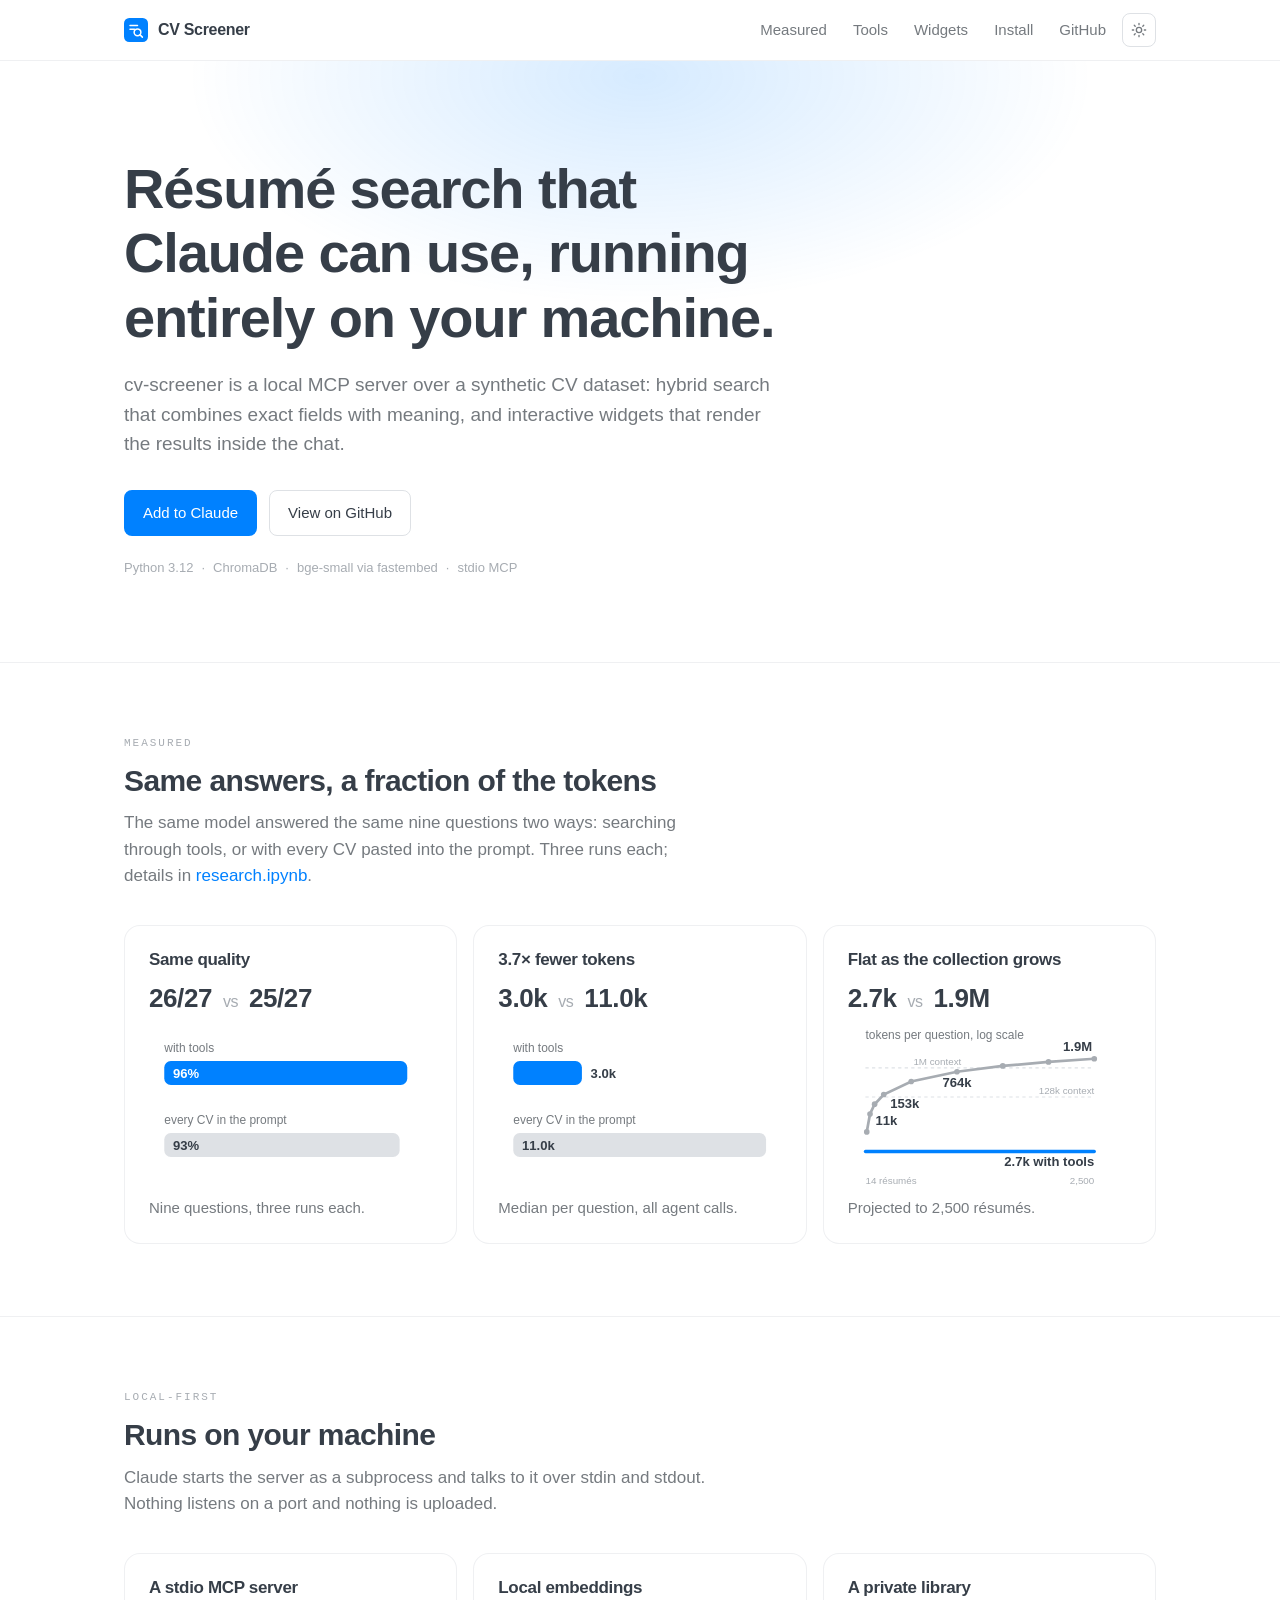
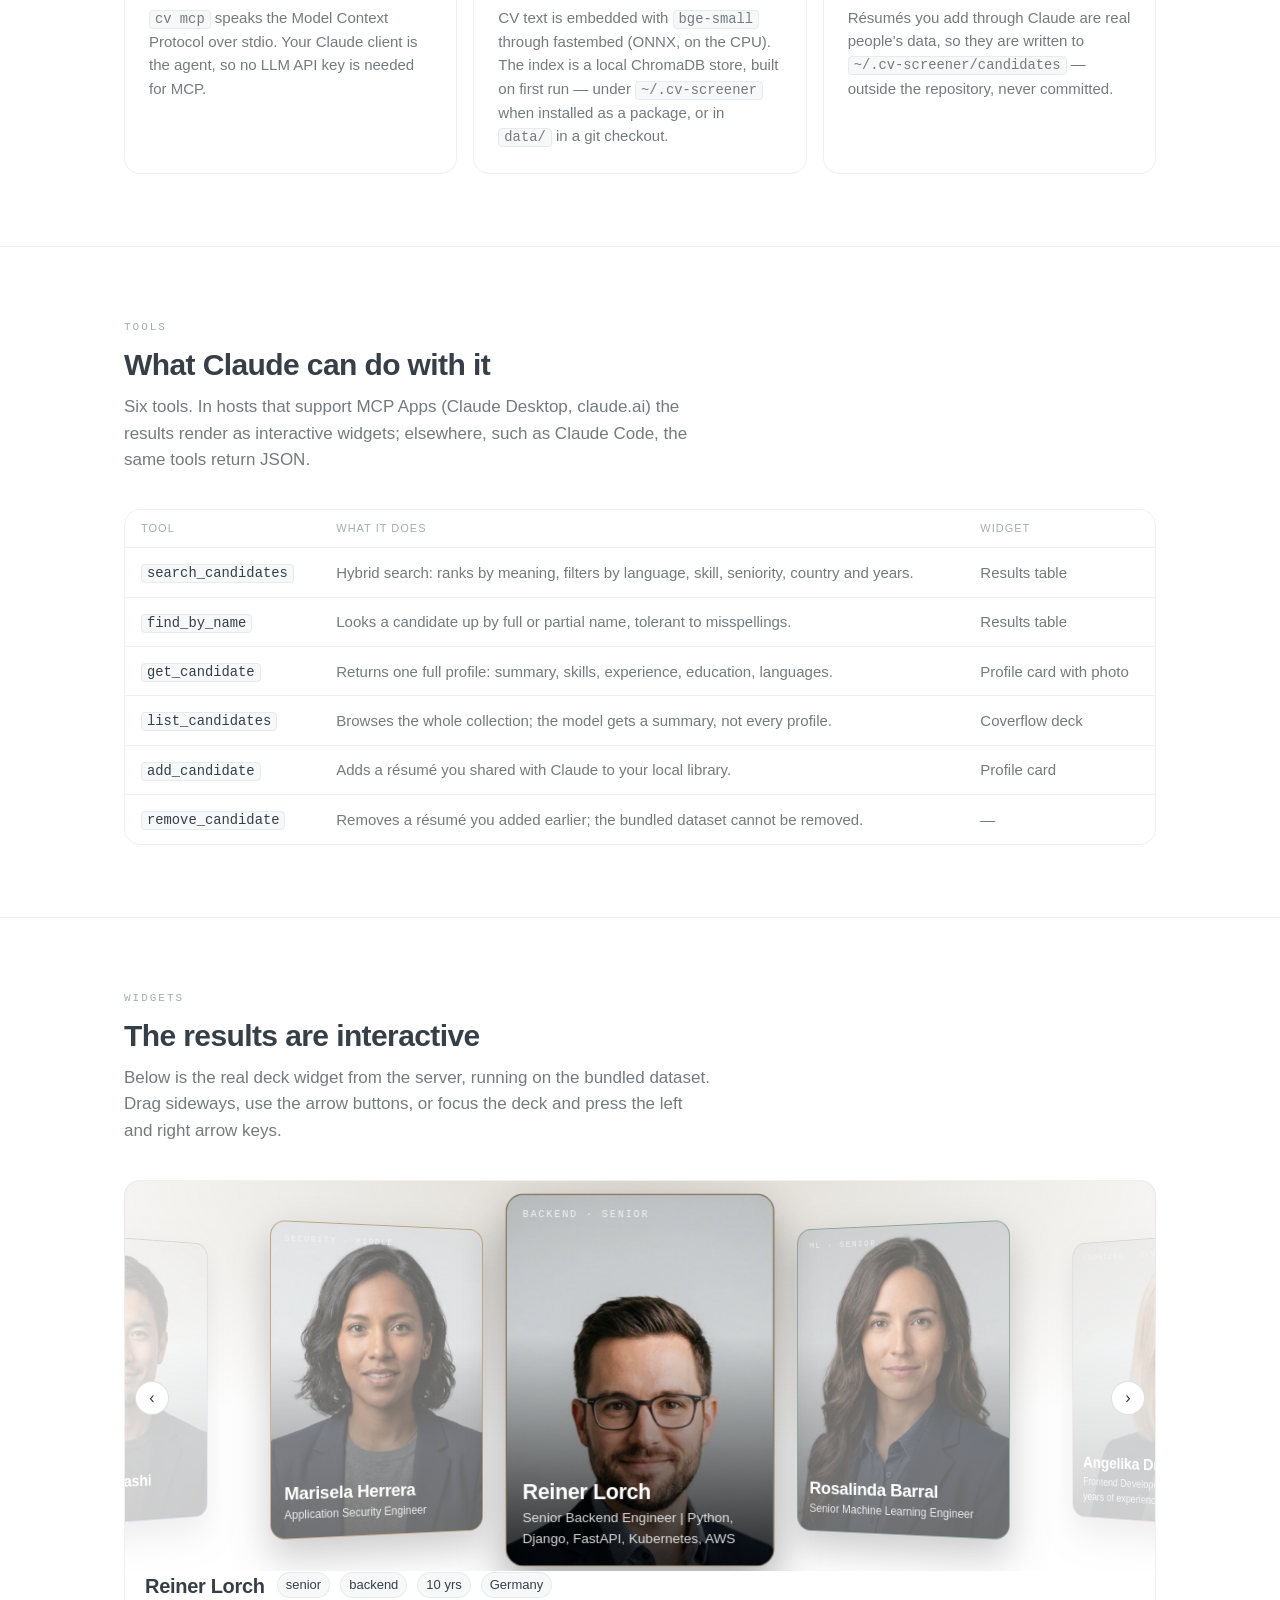
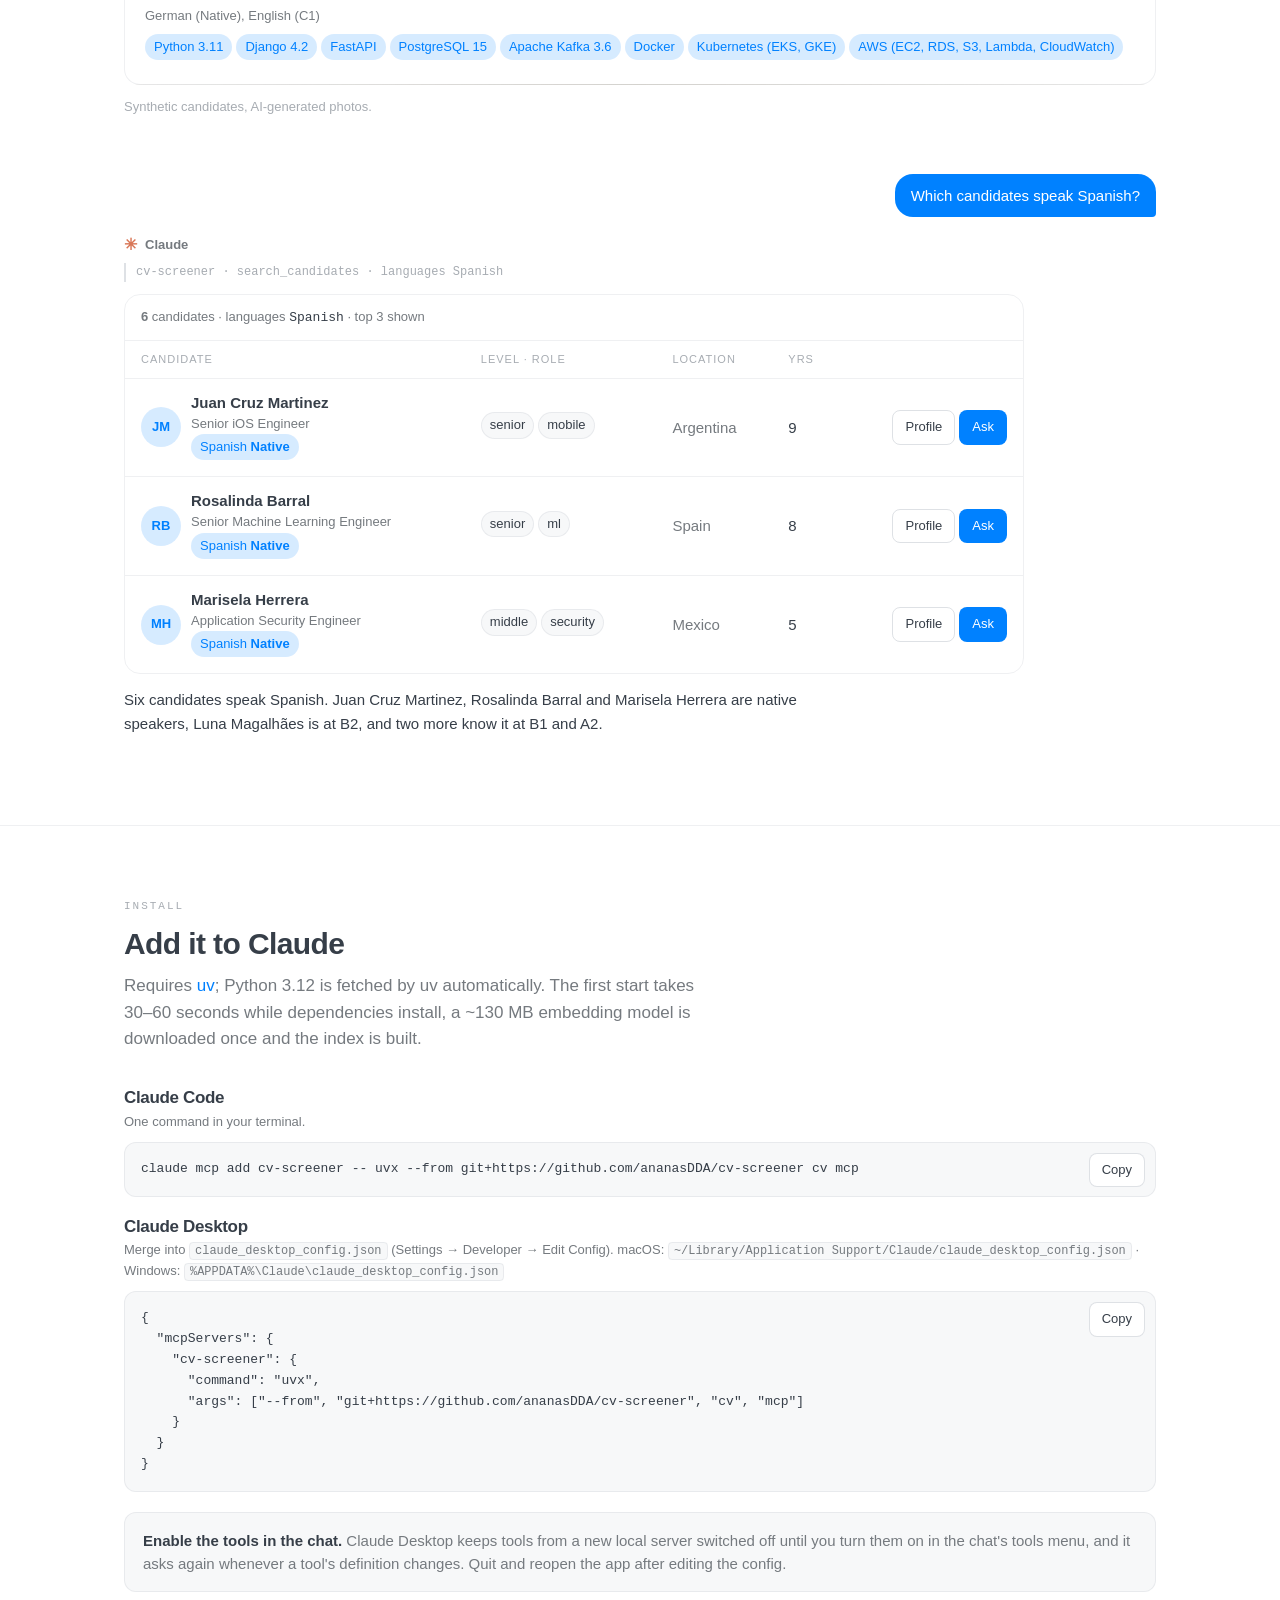
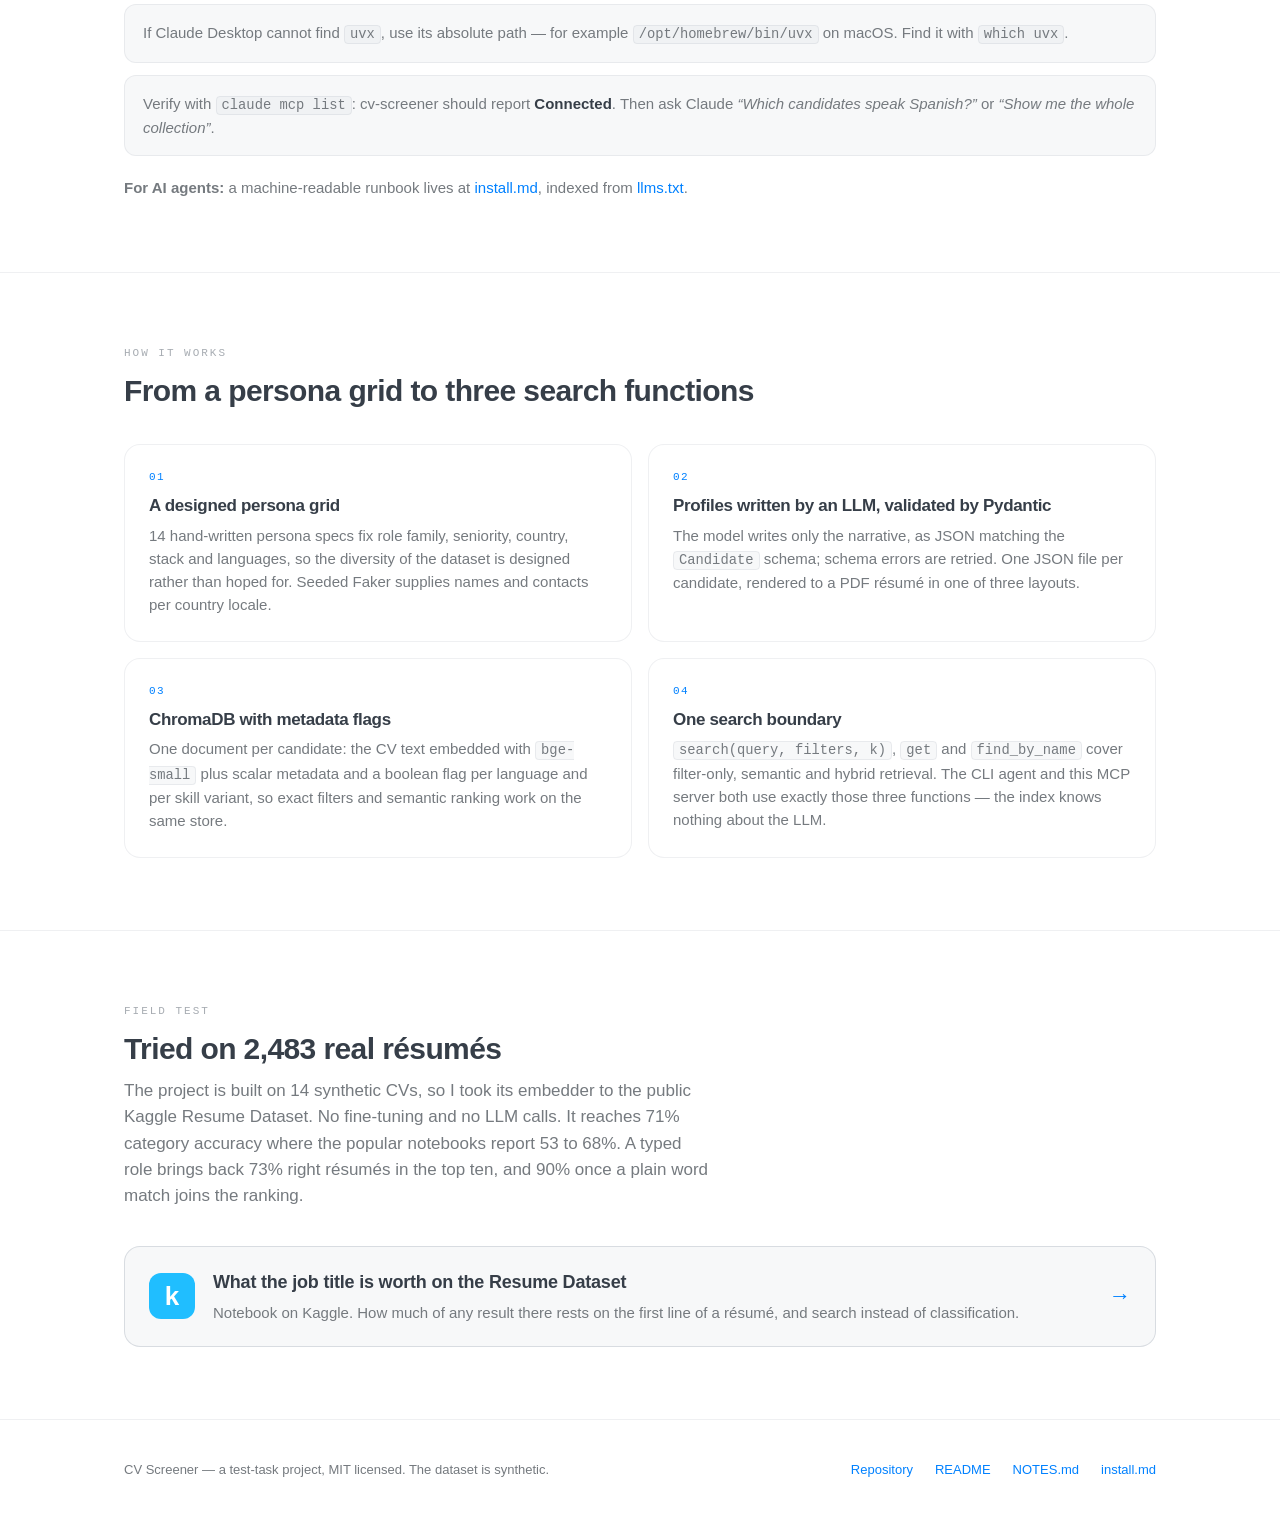
<file: docs/index.html>
<!DOCTYPE html>
<html lang="en">
<head>
<script>document.documentElement.classList.add('js')</script>
<meta charset="utf-8">
<meta name="viewport" content="width=device-width, initial-scale=1">
<title>CV Screener — a local résumé search Claude can use</title>
<meta name="description" content="A local-first MCP server for résumé screening: synthetic CV dataset, hybrid search over ChromaDB with local embeddings, and interactive widgets in the chat. No key, nothing uploaded.">
<meta property="og:title" content="CV Screener">
<meta property="og:description" content="A local-first MCP server for résumé screening: hybrid search over ChromaDB with local embeddings, interactive widgets in the chat.">
<meta property="og:type" content="website">
<link rel="canonical" href="https://ananasdda.github.io/cv-screener/">
<link rel="icon" href="assets/favicon.svg" type="image/svg+xml">
<link rel="stylesheet" href="assets/site.css?v=7">
  <style>
    .card.stat .big { font-size: 26px; font-weight: 600; letter-spacing: -0.4px; color: var(--color-text-primary); margin: 2px 0 6px; }
    .card.stat .big span { color: var(--color-text-tertiary); font-weight: 400; font-size: 16px; margin: 0 4px; }
    .mini { width: 100%; height: auto; display: block; margin: 4px 0 8px; font-family: var(--font-text); }
    .mini .k { font-size: 11px; fill: var(--color-text-secondary); }
    .mini .v { font-size: 12px; font-weight: 600; fill: var(--color-text-primary); }
    .mini .v.on { fill: #fff; }
    .mini .a { fill: var(--color-accent); }
    .mini .b { fill: var(--color-border-3); }
    .mini .a-line { stroke: var(--color-accent); stroke-width: 3; stroke-linecap: round; }
    .mini .b-line { stroke: var(--color-text-tertiary); stroke-width: 2.5; fill: none; stroke-linecap: round; }
    .mini .t { font-size: 9px; fill: var(--color-text-tertiary); }
    .mini .b-dot { fill: var(--color-text-tertiary); }
    .mini .limit { stroke: var(--color-border-3); stroke-width: 1; stroke-dasharray: 3 3; }
    .mock.chat { max-width: none; }
    .msg.claude { max-width: 900px; margin-right: auto; }
    .msg.user .bubble { margin-right: 0; }
    .mock.chat tr.detail td { white-space: normal; padding: 0; background: var(--color-surface); }
    .mock.chat .profile { padding: 18px 20px; }
    .mock.chat .profile .head { display: flex; gap: 14px; align-items: flex-start; }
    .mock.chat .profile .photo { width: 64px; height: 64px; border-radius: var(--radius-m); object-fit: cover; flex: none; }
    .mock.chat .profile .pname { font-size: 20px; font-weight: 600; letter-spacing: -0.3px; }
    .mock.chat .profile .phead { color: var(--color-accent); font-weight: 500; }
    .mock.chat .profile .small { font-size: var(--font-size-s); color: var(--color-text-secondary); }
    .mock.chat .profile .summary { margin: 12px 0 4px; }
    .mock.chat .profile h4 { margin: 14px 0 6px; font-size: 11px; text-transform: uppercase; letter-spacing: 1px; color: var(--color-text-secondary); }
    .mock.chat .profile .job { margin-bottom: 10px; }
    .mock.chat .profile .job-head { display: flex; flex-wrap: wrap; gap: 6px; align-items: baseline; }
    .mock.chat .profile .job-head .when { margin-left: auto; font-family: var(--font-mono); font-size: 12px; color: var(--color-text-tertiary); }
    .mock.chat .profile ul { margin: 4px 0 0; padding-left: 18px; }
    .mock.chat .profile li { margin-bottom: 2px; font-size: var(--font-size-s); color: var(--color-text-secondary); }
    .mock.chat .profile .cols { display: grid; grid-template-columns: 1fr 1fr; gap: 12px; }
    @media (max-width: 640px) { .mock.chat .profile .cols { grid-template-columns: 1fr; } }
    .mock.chat td { white-space: nowrap; }
    .mock.chat td:first-child { white-space: normal; }
    .msg { display: flex; flex-direction: column; margin-bottom: 18px; }
    .msg.user { align-items: flex-end; }
    .msg.user .bubble { background: var(--color-accent); color: #fff; padding: 10px 16px; border-radius: 18px 18px 4px 18px;
      font-size: var(--font-size-m); max-width: 80%; }
    .msg.claude .from { display: flex; align-items: center; gap: 8px; font-weight: 600; font-size: var(--font-size-s);
      color: var(--color-text-secondary); margin-bottom: 8px; }
    .msg.claude .spark { color: #d97757; font-size: 16px; line-height: 1; }
    .msg.claude .toolcall { font-family: var(--font-mono); font-size: 12px; color: var(--color-text-tertiary);
      border-left: 2px solid var(--color-border-3); padding-left: 10px; margin-bottom: 12px; }
    .msg.claude .reply { margin: 14px 0 0; color: var(--color-text-primary); font-size: var(--font-size-m); max-width: 720px; }
    .kaggle-link { display: flex; align-items: center; gap: 18px; padding: 22px 24px; border: 1px solid var(--color-border-3);
      border-radius: var(--radius-l); text-decoration: none; color: inherit; background: var(--color-surface);
      transition: border-color .2s ease, transform .2s ease, background .2s ease; }
    .kaggle-link:hover { border-color: var(--color-accent); transform: translateY(-2px); }
    .kl-mark { flex: none; width: 46px; height: 46px; border-radius: 12px; background: #20beff; color: #fff; font-weight: 700;
      font-size: 26px; display: flex; align-items: center; justify-content: center; font-family: var(--font-text); }
    .kl-text { display: flex; flex-direction: column; gap: 4px; min-width: 0; }
    .kl-text strong { font-size: 18px; letter-spacing: -0.2px; color: var(--color-text-primary); }
    .kl-text em { font-style: normal; font-size: var(--font-size-m); color: var(--color-text-secondary); }
    .kl-arrow { margin-left: auto; font-size: 22px; color: var(--color-accent); transition: transform .2s ease; }
    .kaggle-link:hover .kl-arrow { transform: translateX(4px); }
    /* motion: sections rise in, bars grow, lines draw. Only when JS is on and motion is welcome. */
    @media (prefers-reduced-motion: no-preference) {
      .js .reveal { opacity: 0; transform: translateY(18px); transition: opacity .6s ease, transform .6s cubic-bezier(.2,.7,.2,1); transition-delay: var(--rd, 0s); }
      .js .reveal.in { opacity: 1; transform: none; }
      .js .mini .grow { transform-box: fill-box; transform-origin: left center; transform: scaleX(0); transition: transform .9s cubic-bezier(.2,.7,.2,1) .25s; }
      .js .in .mini .grow { transform: scaleX(1); }
      .js .mini .draw { stroke-dasharray: 1; stroke-dashoffset: 1; transition: stroke-dashoffset 1.3s ease .3s; }
      .js .in .mini .draw { stroke-dashoffset: 0; }
      .js .mini .pop, .js .mini text.v { opacity: 0; transition: opacity .4s ease var(--d, .9s); }
      .js .in .mini .pop, .js .in .mini text.v { opacity: 1; }
    }
    .visually-hidden { position: absolute; width: 1px; height: 1px; overflow: hidden; clip: rect(0 0 0 0); white-space: nowrap; }
  </style>

</head>
<body>
<a class="skip" href="#main">Skip to content</a>

<header class="site-header">
  <div class="shell">
    <a class="brand" href="./"><img src="assets/favicon.svg" alt="" width="24" height="24">CV Screener</a>
    <nav aria-label="Main">
      <a class="hide-narrow" href="#measured">Measured</a>
      <a class="hide-narrow" href="#tools">Tools</a>
      <a class="hide-narrow" href="#showcase">Widgets</a>
      <a href="#install">Install</a>
      <a href="https://github.com/ananasDDA/cv-screener">GitHub</a>
      <button class="toggle" id="theme-toggle" type="button" aria-label="Switch theme">
        <svg class="sun" viewBox="0 0 24 24" fill="none" stroke="currentColor" stroke-width="2" stroke-linecap="round" aria-hidden="true">
          <circle cx="12" cy="12" r="4"></circle>
          <path d="M12 2v2M12 20v2M4.9 4.9l1.4 1.4M17.7 17.7l1.4 1.4M2 12h2M20 12h2M4.9 19.1l1.4-1.4M17.7 6.3l1.4-1.4"></path>
        </svg>
        <svg class="moon" viewBox="0 0 24 24" fill="none" stroke="currentColor" stroke-width="2" stroke-linecap="round" stroke-linejoin="round" aria-hidden="true">
          <path d="M21 12.8A9 9 0 1111.2 3a7 7 0 009.8 9.8z"></path>
        </svg>
      </button>
    </nav>
  </div>
</header>

<main id="main">

  <section class="hero">
    <div class="shell">
      <h1>Résumé search that Claude can use, running entirely on your machine.</h1>
      <p class="lede">cv-screener is a local MCP server over a synthetic CV dataset: hybrid search that
        combines exact fields with meaning, and interactive widgets that render the results inside the chat.</p>
      <div class="cta">
        <a class="btn primary" href="#install">Add to Claude</a>
        <a class="btn" href="https://github.com/ananasDDA/cv-screener">View on GitHub</a>
      </div>
      <p class="meta"><span>Python 3.12</span><span>ChromaDB</span><span>bge-small via fastembed</span><span>stdio MCP</span></p>
    </div>
  </section>

  <section id="measured">
    <div class="shell">
      <div class="section-head">
        <p class="eyebrow">Measured</p>
        <h2>Same answers, a fraction of the tokens</h2>
        <p class="lede">The same model answered the same nine questions two ways: searching through tools, or
          with every CV pasted into the prompt. Three runs each; details in
          <a href="https://github.com/ananasDDA/cv-screener/blob/main/research.ipynb">research.ipynb</a>.</p>
      </div>
      <div class="grid stats">
        <article class="card stat">
          <h3>Same quality</h3>
          <p class="big">26/27 <span>vs</span> 25/27</p>
          <svg class="mini" viewBox="0 0 260 150" aria-hidden="true">
  <text x="14" y="26" class="k">with tools</text><rect x="14" y="34" width="223" height="22" rx="6" class="a grow"/><text x="22" y="50" class="v on">96%</text>
  <text x="14" y="92" class="k">every CV in the prompt</text><rect x="14" y="100" width="216" height="22" rx="6" class="b grow"/><text x="22" y="116" class="v">93%</text>
</svg>
          <p>Nine questions, three runs each.</p>
        </article>
        <article class="card stat">
          <h3>3.7× fewer tokens</h3>
          <p class="big">3.0k <span>vs</span> 11.0k</p>
          <svg class="mini" viewBox="0 0 260 150" aria-hidden="true">
  <text x="14" y="26" class="k">with tools</text><rect x="14" y="34" width="63" height="22" rx="6" class="a grow"/><text x="85" y="50" class="v">3.0k</text>
  <text x="14" y="92" class="k">every CV in the prompt</text><rect x="14" y="100" width="232" height="22" rx="6" class="b grow"/><text x="22" y="116" class="v">11.0k</text>
</svg>
          <p>Median per question, all agent calls.</p>
        </article>
        <article class="card stat">
          <h3>Flat as the collection grows</h3>
          <p class="big">2.7k <span>vs</span> 1.9M</p>
          <svg class="mini" viewBox="0 0 260 150" aria-hidden="true">
  <text x="16" y="14" class="k">tokens per question, log scale</text>
  <line x1="16" y1="67.0" x2="226" y2="67.0" class="limit"/><text x="226" y="64.0" text-anchor="end" class="t">128k context</text><line x1="16" y1="40.3" x2="226" y2="40.3" class="limit"/><text x="60" y="37.3" text-anchor="start" class="t">1M context</text>
  <polyline points="17.2,99.0 20.2,82.6 24.4,73.6 32.8,64.7 58.0,52.8 100.0,43.8 142.0,38.5 184.0,34.8 226.0,31.9" class="b-line draw" pathLength="1"/><circle cx="17.2" cy="99.0" r="2.6" class="b-dot pop" style="--d:0.90s"/><circle cx="20.2" cy="82.6" r="2.6" class="b-dot pop" style="--d:0.98s"/><circle cx="24.4" cy="73.6" r="2.6" class="b-dot pop" style="--d:1.06s"/><circle cx="32.8" cy="64.7" r="2.6" class="b-dot pop" style="--d:1.14s"/><circle cx="58.0" cy="52.8" r="2.6" class="b-dot pop" style="--d:1.22s"/><circle cx="100.0" cy="43.8" r="2.6" class="b-dot pop" style="--d:1.30s"/><circle cx="142.0" cy="38.5" r="2.6" class="b-dot pop" style="--d:1.38s"/><circle cx="184.0" cy="34.8" r="2.6" class="b-dot pop" style="--d:1.46s"/><circle cx="226.0" cy="31.9" r="2.6" class="b-dot pop" style="--d:1.54s"/>
  <text x="25.2" y="93.0" text-anchor="start" class="v pop" style="--d:1.5s">11k</text><text x="38.8" y="76.7" text-anchor="start" class="v pop" style="--d:1.5s">153k</text><text x="100.0" y="57.8" text-anchor="middle" class="v pop" style="--d:1.5s">764k</text><text x="224.0" y="24.9" text-anchor="end" class="v pop" style="--d:1.5s">1.9M</text>
  <line x1="16" y1="117.0" x2="226" y2="117.0" class="a-line draw" pathLength="1"/><text x="226" y="130.0" text-anchor="end" class="v pop" style="--d:1.5s">2.7k with tools</text>
  <text x="16" y="147" class="t">14 résumés</text><text x="226" y="147" text-anchor="end" class="t">2,500</text>
</svg>
          <p>Projected to 2,500 résumés.</p>
        </article>
      </div>
    </div>
  </section>

  <section id="local">
    <div class="shell">
      <div class="section-head">
        <p class="eyebrow">Local-first</p>
        <h2>Runs on your machine</h2>
        <p class="lede">Claude starts the server as a subprocess and talks to it over stdin and stdout.
          Nothing listens on a port and nothing is uploaded.</p>
      </div>
      <div class="grid">
        <article class="card">
          <h3>A stdio MCP server</h3>
          <p><code>cv mcp</code> speaks the Model Context Protocol over stdio. Your Claude client is the agent,
            so no LLM API key is needed for MCP.</p>
        </article>
        <article class="card">
          <h3>Local embeddings</h3>
          <p>CV text is embedded with <code>bge-small</code> through fastembed (ONNX, on the CPU). The index is
            a local ChromaDB store, built on first run — under <code>~/.cv-screener</code> when installed as a
            package, or in <code>data/</code> in a git checkout.</p>
        </article>
        <article class="card">
          <h3>A private library</h3>
          <p>Résumés you add through Claude are real people's data, so they are written to
            <code>~/.cv-screener/candidates</code> — outside the repository, never committed.</p>
        </article>
      </div>
    </div>
  </section>

  <section id="tools">
    <div class="shell">
      <div class="section-head">
        <p class="eyebrow">Tools</p>
        <h2>What Claude can do with it</h2>
        <p class="lede">Six tools. In hosts that support MCP Apps (Claude Desktop, claude.ai) the results render
          as interactive widgets; elsewhere, such as Claude Code, the same tools return JSON.</p>
      </div>
      <div class="table-wrap">
        <table class="tools">
          <thead>
            <tr><th scope="col">Tool</th><th scope="col">What it does</th><th scope="col">Widget</th></tr>
          </thead>
          <tbody>
            <tr><td><code>search_candidates</code></td><td class="what">Hybrid search: ranks by meaning, filters by language, skill, seniority, country and years.</td><td class="muted">Results table</td></tr>
            <tr><td><code>find_by_name</code></td><td class="what">Looks a candidate up by full or partial name, tolerant to misspellings.</td><td class="muted">Results table</td></tr>
            <tr><td><code>get_candidate</code></td><td class="what">Returns one full profile: summary, skills, experience, education, languages.</td><td class="muted">Profile card with photo</td></tr>
            <tr><td><code>list_candidates</code></td><td class="what">Browses the whole collection; the model gets a summary, not every profile.</td><td class="muted">Coverflow deck</td></tr>
            <tr><td><code>add_candidate</code></td><td class="what">Adds a résumé you shared with Claude to your local library.</td><td class="muted">Profile card</td></tr>
            <tr><td><code>remove_candidate</code></td><td class="what">Removes a résumé you added earlier; the bundled dataset cannot be removed.</td><td class="muted">—</td></tr>
          </tbody>
        </table>
      </div>
    </div>
  </section>

  <section id="showcase">
    <div class="shell">
      <div class="section-head">
        <p class="eyebrow">Widgets</p>
        <h2>The results are interactive</h2>
        <p class="lede">Below is the real deck widget from the server, running on the bundled dataset.
          Drag sideways, use the arrow buttons, or focus the deck and press the left and right arrow keys.</p>
      </div>

      <div class="stage" id="stage">
        <span class="count visually-hidden" id="count" aria-live="polite">Loading…</span>
        <button class="nav prev" id="prev" type="button" aria-label="Previous candidate">‹</button>
        <button class="nav next" id="next" type="button" aria-label="Next candidate">›</button>
        <div class="deckview" id="deckview" tabindex="0" role="group"
             aria-label="Candidate deck: press the left and right arrow keys to browse">
          <div class="track" id="track" aria-hidden="true"><div class="pad"></div><div class="pad"></div></div>
        </div>
        <div class="info" id="info" aria-live="polite"></div>
      </div>
      <p class="caption">Synthetic candidates, AI-generated photos.</p>

      <div class="mock chat">
        <div class="msg user"><div class="bubble">Which candidates speak Spanish?</div></div>
        <div class="msg claude">
          <div class="from"><span class="spark" aria-hidden="true">✳</span> Claude</div>
          <div class="toolcall">cv-screener · search_candidates · languages Spanish</div>
          <div class="table-wrap results">
            <div class="toolbar"><b>6</b> candidates · languages <span class="q">Spanish</span> · top 3 shown</div>
            <table>
              <thead>
              <tr>
                <th scope="col">Candidate</th>
                <th scope="col" class="hide-narrow">Level · Role</th>
                <th scope="col" class="hide-narrow">Location</th>
                <th scope="col">Yrs</th>
                <th scope="col"><span class="sr-only">Actions</span></th>
              </tr>
            </thead>
              <tbody>
              <tr>
                <td><div class="who"><span class="avatar" aria-hidden="true">JM</span>
                  <div><div class="name">Juan Cruz Martinez</div><div class="headline">Senior iOS Engineer</div>
                  <div><span class="chip accent">Spanish <b>Native</b></span></div></div></div></td>
                <td class="hide-narrow"><span class="chip">senior</span><span class="chip">mobile</span></td>
                <td class="hide-narrow muted">Argentina</td>
                <td>9</td>
                <td class="actions"><button class="btn small" type="button" data-profile="p07-juan-cruz-martinez" aria-expanded="false">Profile</button><a class="btn small primary" href="#install">Ask</a></td>
              </tr>
              <tr>
                <td><div class="who"><span class="avatar" aria-hidden="true">RB</span>
                  <div><div class="name">Rosalinda Barral</div><div class="headline">Senior Machine Learning Engineer</div>
                  <div><span class="chip accent">Spanish <b>Native</b></span></div></div></div></td>
                <td class="hide-narrow"><span class="chip">senior</span><span class="chip">ml</span></td>
                <td class="hide-narrow muted">Spain</td>
                <td>8</td>
                <td class="actions"><button class="btn small" type="button" data-profile="p02-rosalinda-barral" aria-expanded="false">Profile</button><a class="btn small primary" href="#install">Ask</a></td>
              </tr>
              <tr>
                <td><div class="who"><span class="avatar" aria-hidden="true">MH</span>
                  <div><div class="name">Marisela Herrera</div><div class="headline">Application Security Engineer</div>
                  <div><span class="chip accent">Spanish <b>Native</b></span></div></div></div></td>
                <td class="hide-narrow"><span class="chip">middle</span><span class="chip">security</span></td>
                <td class="hide-narrow muted">Mexico</td>
                <td>5</td>
                <td class="actions"><button class="btn small" type="button" data-profile="p14-marisela-herrera" aria-expanded="false">Profile</button><a class="btn small primary" href="#install">Ask</a></td>
              </tr>
              </tbody>
            </table>
          </div>
          <p class="reply">Six candidates speak Spanish. Juan Cruz Martinez, Rosalinda Barral and Marisela Herrera are native
            speakers, Luna Magalhães is at B2, and two more know it at B1 and A2.</p>
        </div>
      </div>
    </div>
  </section>

  <section id="install">
    <div class="shell">
      <div class="section-head">
        <p class="eyebrow">Install</p>
        <h2>Add it to Claude</h2>
        <p class="lede">Requires <a href="https://docs.astral.sh/uv/">uv</a>; Python 3.12 is fetched by uv
          automatically. The first start takes 30–60 seconds while dependencies install, a ~130&nbsp;MB embedding
          model is downloaded once and the index is built.</p>
      </div>

      <div class="snippet">
        <h3>Claude Code</h3>
        <p class="path">One command in your terminal.</p>
        <div class="code">
          <pre id="code-cc">claude mcp add cv-screener -- uvx --from git+https://github.com/ananasDDA/cv-screener cv mcp</pre>
          <button class="btn small copy" type="button" data-copy="code-cc">Copy</button>
        </div>
      </div>

      <div class="snippet">
        <h3>Claude Desktop</h3>
        <p class="path">Merge into <code>claude_desktop_config.json</code> (Settings → Developer → Edit Config).
          macOS: <code>~/Library/Application Support/Claude/claude_desktop_config.json</code> ·
          Windows: <code>%APPDATA%\Claude\claude_desktop_config.json</code></p>
        <div class="code">
          <pre id="code-cd">{
  "mcpServers": {
    "cv-screener": {
      "command": "uvx",
      "args": ["--from", "git+https://github.com/ananasDDA/cv-screener", "cv", "mcp"]
    }
  }
}</pre>
          <button class="btn small copy" type="button" data-copy="code-cd">Copy</button>
        </div>
      </div>

      <p class="note"><strong>Enable the tools in the chat.</strong> Claude Desktop keeps tools from a new local
        server switched off until you turn them on in the chat's tools menu, and it asks again whenever a tool's
        definition changes. Quit and reopen the app after editing the config.</p>
      <p class="note">If Claude Desktop cannot find <code>uvx</code>, use its absolute path — for example
        <code>/opt/homebrew/bin/uvx</code> on macOS. Find it with <code>which uvx</code>.</p>
      <p class="note">Verify with <code>claude mcp list</code>: cv-screener should report
        <strong>Connected</strong>. Then ask Claude <em>“Which candidates speak Spanish?”</em> or
        <em>“Show me the whole collection”</em>.</p>

      <p class="agents"><strong>For AI agents:</strong> a machine-readable runbook lives at
        <a href="install.md">install.md</a>, indexed from <a href="llms.txt">llms.txt</a>.</p>
    </div>
  </section>

  <section id="how">
    <div class="shell">
      <div class="section-head">
        <p class="eyebrow">How it works</p>
        <h2>From a persona grid to three search functions</h2>
      </div>
      <div class="steps">
        <article class="card">
          <p class="num">01</p>
          <h3>A designed persona grid</h3>
          <p>14 hand-written persona specs fix role family, seniority, country, stack and languages, so the
            diversity of the dataset is designed rather than hoped for. Seeded Faker supplies names and contacts
            per country locale.</p>
        </article>
        <article class="card">
          <p class="num">02</p>
          <h3>Profiles written by an LLM, validated by Pydantic</h3>
          <p>The model writes only the narrative, as JSON matching the <code>Candidate</code> schema; schema
            errors are retried. One JSON file per candidate, rendered to a PDF résumé in one of three layouts.</p>
        </article>
        <article class="card">
          <p class="num">03</p>
          <h3>ChromaDB with metadata flags</h3>
          <p>One document per candidate: the CV text embedded with <code>bge-small</code> plus scalar metadata
            and a boolean flag per language and per skill variant, so exact filters and semantic ranking work
            on the same store.</p>
        </article>
        <article class="card">
          <p class="num">04</p>
          <h3>One search boundary</h3>
          <p><code>search(query, filters, k)</code>, <code>get</code> and <code>find_by_name</code> cover
            filter-only, semantic and hybrid retrieval. The CLI agent and this MCP server both use exactly
            those three functions — the index knows nothing about the LLM.</p>
        </article>
      </div>
    </div>
  </section>
  <section id="kaggle">
    <div class="shell">
      <div class="section-head">
        <p class="eyebrow">Field test</p>
        <h2>Tried on 2,483 real résumés</h2>
        <p class="lede">The project is built on 14 synthetic CVs, so I took its embedder to the public Kaggle Resume Dataset.
          No fine-tuning and no LLM calls. It reaches 71% category accuracy where the popular notebooks report 53 to 68%.
          A typed role brings back 73% right résumés in the top ten, and 90% once a plain word match joins the ranking.</p>
      </div>
      <a class="kaggle-link" href="https://www.kaggle.com/code/oneananas/what-the-job-title-is-worth-on-the-resume-dataset">
        <span class="kl-mark" aria-hidden="true">k</span>
        <span class="kl-text"><strong>What the job title is worth on the Resume Dataset</strong>
          <em>Notebook on Kaggle. How much of any result there rests on the first line of a résumé, and search instead of classification.</em></span>
        <span class="kl-arrow" aria-hidden="true">→</span>
      </a>
    </div>
  </section>


</main>

<footer>
  <div class="shell">
    <span>CV Screener — a test-task project, MIT licensed. The dataset is synthetic.</span>
    <span class="spacer"></span>
    <a href="https://github.com/ananasDDA/cv-screener">Repository</a>
    <a href="https://github.com/ananasDDA/cv-screener#readme">README</a>
    <a href="https://github.com/ananasDDA/cv-screener/blob/main/NOTES.md">NOTES.md</a>
    <a href="install.md">install.md</a>
  </div>
</footer>

<script src="assets/deck.js?v=5"></script>
<script src="assets/site.js?v=5"></script>
<script>
(function () {
  var targets = document.querySelectorAll("section .section-head, section .card, .table-wrap, .stage, .msg, .code, .note, .kaggle-link, .steps > *");
  targets.forEach(function (el, i) { el.classList.add("reveal"); });
  document.querySelectorAll(".grid, .steps").forEach(function (g) {
    [].forEach.call(g.children, function (c, i) { c.style.setProperty("--rd", (i * 0.09) + "s"); });
  });
  if (!("IntersectionObserver" in window)) { targets.forEach(function (el) { el.classList.add("in"); }); return; }
  var io = new IntersectionObserver(function (entries) {
    entries.forEach(function (e) { if (e.isIntersecting) { e.target.classList.add("in"); io.unobserve(e.target); } });
  }, { threshold: 0.18, rootMargin: "0px 0px -6% 0px" });
  targets.forEach(function (el) { io.observe(el); });
})();
</script>
<script src="assets/profiles.js?v=1"></script>
<script>
(function () {
  var esc = function (v) { return String(v == null ? "" : v).replace(/[&<>"']/g, function (c) { return { "&": "&amp;", "<": "&lt;", ">": "&gt;", '"': "&quot;", "'": "&#39;" }[c]; }); };
  var month = function (v) { if (!v) return "Present"; var p = v.split("-"); return new Date(+p[0], +p[1] - 1, 1).toLocaleString("en", { month: "short", year: "numeric" }); };
  function profileHtml(p) {
    var exp = p.experience.map(function (e) {
      return '<div class="job"><div class="job-head"><b>' + esc(e.title) + '</b><span class="small">' + esc(e.company) + ", " + esc(e.location) +
        '</span><span class="when">' + month(e.start) + " – " + month(e.end) + "</span></div><ul>" +
        e.highlights.slice(0, 3).map(function (h) { return "<li>" + esc(h) + "</li>"; }).join("") + "</ul></div>";
    }).join("");
    var edu = p.education.map(function (e) { return "<div><b>" + esc(e.degree) + " " + esc(e.field) + '</b> <span class="small">' + esc(e.institution) + ", " + e.start_year + "–" + e.end_year + "</span></div>"; }).join("");
    var langs = p.languages.map(function (l) { return '<span class="chip">' + esc(l.name) + " <b>" + esc(l.level) + "</b></span>"; }).join("");
    var certs = (p.certifications || []).map(function (c) { return "<li>" + esc(c) + "</li>"; }).join("");
    return '<div class="profile"><div class="head"><img class="photo" alt="" src="assets/photos/' + esc(p.id) + '.jpg"><div>' +
      '<div class="pname">' + esc(p.full_name) + '</div><div class="phead">' + esc(p.headline) + '</div><div class="small">' +
      esc(p.seniority) + " · " + esc(p.role_family) + " · " + p.years_experience + " yrs · " + esc(p.city) + ", " + esc(p.country) + "</div></div></div>" +
      '<p class="summary">' + esc(p.summary) + "</p><h4>Skills</h4>" + p.skills.map(function (k) { return '<span class="chip accent">' + esc(k) + "</span>"; }).join("") +
      "<h4>Experience</h4>" + exp + '<div class="cols"><div><h4>Education</h4>' + edu + "</div><div><h4>Languages</h4>" + langs +
      (certs ? "<h4>Certifications</h4><ul>" + certs + "</ul>" : "") + "</div></div></div>";
  }
  document.querySelectorAll("[data-profile]").forEach(function (btn) {
    btn.addEventListener("click", function () {
      var row = btn.closest("tr"), next = row.nextElementSibling;
      if (next && next.classList.contains("detail")) { next.remove(); btn.textContent = "Profile"; btn.setAttribute("aria-expanded", "false"); return; }
      var p = (window.CV_PROFILES || {})[btn.dataset.profile]; if (!p) return;
      var tr = document.createElement("tr"); tr.className = "detail";
      var td = document.createElement("td"); td.colSpan = row.children.length; td.innerHTML = profileHtml(p);
      tr.appendChild(td); row.after(tr); btn.textContent = "Hide"; btn.setAttribute("aria-expanded", "true");
    });
  });
})();
</script>
</body>
</html>
</file>
<file: docs/assets/site.css>
/* CV Screener landing.
   Token values are copied verbatim from src/cv_screener/widgets/_tokens.css so the page and the
   in-chat widgets share one palette. Light is the default; dark comes either from the OS
   (prefers-color-scheme) or from the manual toggle, which sets .theme-dark on <html>. */

:root {
  --font-text: "Inter Variable", Inter, -apple-system, "Segoe UI", Arial, sans-serif;
  --font-mono: "JetBrains Mono", "SF Mono", Menlo, "Courier New", monospace;
  --font-size-s: 13px; --font-size-m: 15px; --font-size-l: 20px;
  --radius-xs: 4px; --radius-s: 8px; --radius-m: 12px; --radius-l: 16px;
  --space: 12px;
  --color-background: #ffffff;
  --color-surface: rgba(153, 163, 174, 0.08);
  --color-text-primary: #363e48;
  --color-text-secondary: #757a7f;
  --color-text-tertiary: #a7acb2;
  --color-accent: #0081ff;
  --color-accent-hover: #0072e0;
  --color-accent-b: rgba(0, 129, 255, 0.16);
  --color-on-accent: #ffffff;
  --color-border-2: rgba(153, 163, 174, 0.16);
  --color-border-3: rgba(153, 163, 174, 0.32);
  --color-ok: #1f9d55;
  --shell: 1080px;
}

/* Dark values, kept in one place and applied from two selectors below. */
@media (prefers-color-scheme: dark) {
  :root:not(.theme-light) {
    color-scheme: dark;
    --color-background: #111419;
    --color-surface: rgba(230, 232, 236, 0.05);
    --color-text-primary: #e6e8ec;
    --color-text-secondary: rgba(230, 232, 236, 0.7);
    --color-text-tertiary: rgba(230, 232, 236, 0.5);
    --color-accent: #3b8dff;
    --color-accent-hover: #5c9fff;
    --color-accent-b: rgba(59, 141, 255, 0.2);
    --color-border-2: rgba(230, 232, 236, 0.1);
    --color-border-3: rgba(230, 232, 236, 0.2);
    --color-ok: #3ec27a;
  }
}
:root.theme-dark {
  color-scheme: dark;
  --color-background: #111419;
  --color-surface: rgba(230, 232, 236, 0.05);
  --color-text-primary: #e6e8ec;
  --color-text-secondary: rgba(230, 232, 236, 0.7);
  --color-text-tertiary: rgba(230, 232, 236, 0.5);
  --color-accent: #3b8dff;
  --color-accent-hover: #5c9fff;
  --color-accent-b: rgba(59, 141, 255, 0.2);
  --color-border-2: rgba(230, 232, 236, 0.1);
  --color-border-3: rgba(230, 232, 236, 0.2);
  --color-ok: #3ec27a;
}

* { box-sizing: border-box; }
html { scroll-behavior: smooth; }
body {
  margin: 0;
  background: var(--color-background);
  color: var(--color-text-primary);
  font-family: var(--font-text);
  font-size: 16px;
  line-height: 1.55;
  -webkit-font-smoothing: antialiased;
  overflow-x: hidden;
}
img { max-width: 100%; }
a { color: var(--color-accent); text-decoration: none; }
a:hover { text-decoration: underline; }
h1, h2, h3 { letter-spacing: -0.02em; line-height: 1.15; margin: 0; }
p { margin: 0; }

:focus-visible {
  outline: 2px solid var(--color-accent);
  outline-offset: 3px;
  border-radius: var(--radius-xs);
}

.shell { width: 100%; max-width: var(--shell); margin: 0 auto; padding: 0 24px; }

.skip {
  position: absolute; left: -9999px; top: 0; z-index: 999;
  background: var(--color-accent); color: var(--color-on-accent);
  padding: 10px 16px; border-radius: 0 0 var(--radius-s) 0;
}
.skip:focus { left: 0; }

.sr-only {
  position: absolute; width: 1px; height: 1px; padding: 0; margin: -1px;
  overflow: hidden; clip: rect(0 0 0 0); white-space: nowrap; border: 0;
}

/* ---------- buttons, chips, code ---------- */
.btn {
  display: inline-flex; align-items: center; justify-content: center; gap: 8px;
  font: inherit; font-size: var(--font-size-m); font-weight: 500;
  padding: 10px 18px; border-radius: var(--radius-s);
  border: 1px solid var(--color-border-3); background: transparent;
  color: var(--color-text-primary); cursor: pointer; text-decoration: none;
}
.btn:hover { background: var(--color-surface); text-decoration: none; }
.btn.primary { background: var(--color-accent); color: var(--color-on-accent); border-color: transparent; }
.btn.primary:hover { background: var(--color-accent-hover); }
.btn.small { font-size: var(--font-size-s); padding: 6px 12px; }

.chip {
  display: inline-block; padding: 2px 8px; border-radius: 999px;
  background: var(--color-surface); border: 1px solid var(--color-border-2);
  font-size: var(--font-size-s); margin: 0 4px 4px 0; white-space: nowrap;
}
.chip.accent { background: var(--color-accent-b); border-color: transparent; color: var(--color-accent); }
.muted { color: var(--color-text-secondary); }
.faint { color: var(--color-text-tertiary); }
.mono { font-family: var(--font-mono); font-size: var(--font-size-s); }
code { font-family: var(--font-mono); font-size: 0.92em; }
:not(pre) > code {
  background: var(--color-surface); border: 1px solid var(--color-border-2);
  border-radius: var(--radius-xs); padding: 1px 5px;
}

/* ---------- header ---------- */
.site-header {
  position: sticky; top: 0; z-index: 50;
  background: var(--color-background);
  background: color-mix(in srgb, var(--color-background) 88%, transparent);
  backdrop-filter: saturate(180%) blur(12px);
  border-bottom: 1px solid var(--color-border-2);
}
.site-header .shell { display: flex; align-items: center; gap: 16px; height: 60px; }
.brand { display: flex; align-items: center; gap: 10px; font-weight: 600; color: var(--color-text-primary); letter-spacing: -0.02em; }
.brand:hover { text-decoration: none; }
.brand img { width: 24px; height: 24px; display: block; }
.site-header nav { margin-left: auto; display: flex; align-items: center; gap: 6px; }
.site-header nav a { color: var(--color-text-secondary); font-size: var(--font-size-m); padding: 6px 10px; border-radius: var(--radius-s); }
.site-header nav a:hover { color: var(--color-text-primary); background: var(--color-surface); text-decoration: none; }
.toggle {
  width: 34px; height: 34px; padding: 0; flex: none;
  display: inline-flex; align-items: center; justify-content: center;
  border: 1px solid var(--color-border-3); border-radius: var(--radius-s);
  background: transparent; color: var(--color-text-secondary); cursor: pointer;
}
.toggle:hover { background: var(--color-surface); color: var(--color-text-primary); }
.toggle svg { width: 16px; height: 16px; }
.toggle .moon { display: none; }
:root.theme-dark .toggle .moon { display: block; }
:root.theme-dark .toggle .sun { display: none; }
@media (prefers-color-scheme: dark) {
  :root:not(.theme-light):not(.theme-dark) .toggle .moon { display: block; }
  :root:not(.theme-light):not(.theme-dark) .toggle .sun { display: none; }
}

/* ---------- sections ---------- */
section { padding: 72px 0; border-top: 1px solid var(--color-border-2); }
section:first-of-type { border-top: 0; }
.eyebrow {
  font-family: var(--font-mono); font-size: 11px; letter-spacing: 0.18em;
  text-transform: uppercase; color: var(--color-text-tertiary); margin-bottom: 12px;
}
h2 { font-size: 30px; margin-bottom: 12px; }
.lede { color: var(--color-text-secondary); max-width: 62ch; font-size: 17px; }
.section-head { margin-bottom: 36px; }

/* ---------- hero ---------- */
.hero { position: relative; padding: 96px 0 84px; overflow: hidden; border-top: 0; }
.hero::before {
  content: ""; position: absolute; inset: -220px 0 auto 0; height: 560px; pointer-events: none;
  background: radial-gradient(52% 60% at 50% 42%, var(--color-accent-b), transparent 68%);
}
.hero .shell { position: relative; }
.hero h1 { font-size: clamp(34px, 6vw, 56px); max-width: 21ch; }
.hero .lede { margin-top: 20px; font-size: 19px; }
.hero .cta { display: flex; flex-wrap: wrap; gap: 12px; margin-top: 32px; }
.hero .meta { margin-top: 22px; font-size: var(--font-size-s); color: var(--color-text-tertiary); }
.hero .meta span + span::before { content: "·"; margin: 0 8px; }

/* ---------- cards grid ---------- */
.grid { display: grid; gap: 16px; grid-template-columns: repeat(3, 1fr); }
.card {
  background: var(--color-background); border: 1px solid var(--color-border-2);
  border-radius: var(--radius-l); padding: 24px;
}
.card h3 { font-size: 17px; margin-bottom: 8px; }
.card p { color: var(--color-text-secondary); font-size: var(--font-size-m); }
.card .num {
  font-family: var(--font-mono); font-size: 11px; letter-spacing: 0.12em;
  color: var(--color-accent); margin-bottom: 10px;
}

/* ---------- tools table ---------- */
.table-wrap { border: 1px solid var(--color-border-2); border-radius: var(--radius-l); overflow: hidden; }
table { width: 100%; border-collapse: collapse; }
th {
  text-align: left; font-size: 11px; text-transform: uppercase; letter-spacing: 1px;
  color: var(--color-text-tertiary); padding: 10px 16px;
  border-bottom: 1px solid var(--color-border-2); font-weight: 500;
}
td { padding: 12px 16px; border-bottom: 1px solid var(--color-border-2); vertical-align: middle; font-size: var(--font-size-m); }
tbody tr:last-child td { border-bottom: 0; }
.tools td:first-child { white-space: nowrap; }
.tools td:first-child code { color: var(--color-text-primary); }
.tools .what { color: var(--color-text-secondary); }

/* Three columns do not fit a phone, so each tool becomes a stacked block. */
@media (max-width: 700px) {
  .tools, .tools tbody, .tools tr, .tools td { display: block; width: 100%; }
  .tools thead { display: none; }
  .tools tr { padding: 14px 16px; border-bottom: 1px solid var(--color-border-2); }
  .tools tbody tr:last-child { border-bottom: 0; }
  .tools td { border: 0; padding: 0; }
  .tools td + td { margin-top: 6px; }
  .tools td:last-child::before { content: "Widget: "; color: var(--color-text-tertiary); }
}

/* ---------- deck (geometry ported from src/cv_screener/widgets/deck.html) ---------- */
.stage {
  position: relative; border-radius: var(--radius-l); overflow: hidden;
  border: 1px solid var(--color-border-2);
  background: radial-gradient(120% 90% at 50% 0%, var(--glow, rgba(0,129,255,.18)), transparent 60%), var(--color-background);
  transition: background .5s ease;
}
.stage .bar {
  display: flex; align-items: center; gap: 8px; padding: 12px 16px 0;
  font-size: var(--font-size-s); color: var(--color-text-secondary);
}
.stage .bar .count { margin-right: auto; }
.deckview { border-radius: var(--radius-m); }
.deckview:focus-visible { outline: 2px solid var(--color-accent); outline-offset: -2px; }
.track {
  display: flex; align-items: center; overflow-x: auto; overflow-y: hidden;
  scroll-snap-type: x mandatory; padding: 34px 0 26px; scrollbar-width: none;
}
.track::-webkit-scrollbar { display: none; }
.pad { flex: 0 0 auto; }
.slot { flex: 0 0 var(--slot, 250px); width: var(--slot, 250px); padding: 0 11px; scroll-snap-align: center; }
.poster {
  position: relative; height: 330px; border-radius: var(--radius-l); overflow: hidden; cursor: pointer;
  background: var(--accent); color: #fff; border: 1px solid rgba(255,255,255,.12);
  transform-origin: 50% 50%; backface-visibility: hidden;
  box-shadow: 0 18px 40px rgba(0,0,0,.35); contain: paint;
  padding: 0; font: inherit; text-align: left; display: block; width: 100%;
}
.track.no3d .poster { transition: transform .35s ease, opacity .35s ease; }
.poster .photo {
  position: absolute; inset: 0; width: 100%; height: 100%; object-fit: cover;
  opacity: 0; transition: opacity .4s ease;
}
.poster .photo.on { opacity: 1; }
.poster .mono-initials {
  position: absolute; inset: 0; display: flex; align-items: center; justify-content: center;
  font-size: 72px; font-weight: 600; letter-spacing: -2px; color: rgba(255,255,255,.35);
}
.poster .shade { position: absolute; inset: 0; background: linear-gradient(180deg, rgba(0,0,0,0) 38%, rgba(0,0,0,.82) 100%); }
.poster .mark {
  position: absolute; top: 12px; left: 14px; right: 14px; display: flex; justify-content: space-between;
  font-family: var(--font-mono); font-size: 9px; letter-spacing: .18em; text-transform: uppercase;
  color: rgba(255,255,255,.8);
}
.poster .cap { position: absolute; left: 14px; right: 14px; bottom: 14px; }
.poster .pname { font-size: 19px; font-weight: 600; letter-spacing: -.3px; line-height: 1.1; }
.poster .phead {
  font-size: 12px; opacity: .85; margin-top: 3px;
  display: -webkit-box; -webkit-line-clamp: 2; -webkit-box-orient: vertical; overflow: hidden;
}
.stage .info { padding: 0 20px 20px; min-height: 104px; }
.stage .info .line { display: flex; flex-wrap: wrap; gap: 6px; align-items: center; }
.stage .info .title { font-weight: 600; font-size: var(--font-size-l); letter-spacing: -.3px; margin-right: 6px; }
.stage .info .langs { font-size: var(--font-size-s); margin-top: 4px; }
.stage .info .skills { margin-top: 8px; }
.nav {
  position: absolute; top: 200px; width: 34px; height: 34px; border-radius: 50%;
  border: 1px solid var(--color-border-3); background: var(--color-background);
  color: var(--color-text-primary); cursor: pointer; font-size: 16px; line-height: 1; z-index: 300;
}
.nav:hover { background: var(--color-surface); }
.nav.prev { left: 10px; }
.nav.next { right: 10px; }
.caption { margin-top: 12px; font-size: var(--font-size-s); color: var(--color-text-tertiary); }

/* ---------- results mock ---------- */
.mock { margin-top: 56px; }
.mock .prompt {
  display: inline-flex; align-items: center; gap: 10px; margin-bottom: 14px;
  font-size: var(--font-size-m); color: var(--color-text-secondary);
}
.mock .prompt b { color: var(--color-text-primary); font-weight: 500; }
.results .toolbar {
  padding: 12px 16px; border-bottom: 1px solid var(--color-border-2);
  font-size: var(--font-size-s); color: var(--color-text-secondary);
}
.results .toolbar .q { font-family: var(--font-mono); color: var(--color-text-primary); }
.results .who { display: flex; align-items: center; gap: 10px; }
.results .who .name { font-weight: 600; }
.results .who .headline { font-size: var(--font-size-s); color: var(--color-text-secondary); }
.results .avatar {
  width: 40px; height: 40px; border-radius: 50%; object-fit: cover;
  background: var(--color-accent-b); color: var(--color-accent);
  display: inline-flex; align-items: center; justify-content: center;
  font-weight: 600; font-size: var(--font-size-s); flex: none;
}
.results .actions { white-space: nowrap; text-align: right; }
.results .actions .btn { margin-left: 4px; }
.results td { font-size: var(--font-size-m); }
@media (max-width: 760px) { .hide-narrow { display: none; } }
/* The mock's action buttons are inert; drop them rather than squeeze the phone layout. */
@media (max-width: 620px) {
  .results td.actions, .results thead th:last-child { display: none; }
}

/* ---------- install ---------- */
.snippet + .snippet { margin-top: 20px; }
.snippet h3 { font-size: 17px; margin-bottom: 4px; }
.snippet .path { font-size: var(--font-size-s); color: var(--color-text-secondary); margin-bottom: 10px; }
.code {
  position: relative; border: 1px solid var(--color-border-2); border-radius: var(--radius-m);
  background: var(--color-surface);
}
.code pre {
  margin: 0; padding: 16px 92px 16px 16px; overflow-x: auto;
  font-family: var(--font-mono); font-size: var(--font-size-s); line-height: 1.6;
  color: var(--color-text-primary);
}
.copy { position: absolute; top: 10px; right: 10px; background: var(--color-background); }
.note {
  margin-top: 20px; padding: 16px 18px; border-radius: var(--radius-m);
  border: 1px solid var(--color-border-2); background: var(--color-surface);
  font-size: var(--font-size-m); color: var(--color-text-secondary);
}
.note strong { color: var(--color-text-primary); font-weight: 600; }
.note + .note { margin-top: 12px; }
.agents { margin-top: 20px; font-size: var(--font-size-m); color: var(--color-text-secondary); }

/* ---------- steps ---------- */
.steps { display: grid; gap: 16px; grid-template-columns: repeat(2, 1fr); }

/* ---------- footer ---------- */
footer { border-top: 1px solid var(--color-border-2); padding: 40px 0 56px; }
footer .shell { display: flex; flex-wrap: wrap; gap: 8px 22px; align-items: center; font-size: var(--font-size-s); color: var(--color-text-secondary); }
footer .spacer { margin-left: auto; }

/* ---------- responsive ---------- */
@media (max-width: 900px) {
  .grid, .steps { grid-template-columns: 1fr; }
  section { padding: 56px 0; }
  h2 { font-size: 26px; }
}
@media (max-width: 620px) {
  .shell { padding: 0 16px; }
  .site-header nav a.hide-narrow { display: none; }
  .hero { padding: 64px 0 56px; }
  .hero .cta .btn { flex: 1 1 100%; }
  .poster { height: 280px; }
  .nav { top: 176px; }
  .code pre { padding-right: 16px; padding-top: 44px; }
  .copy { top: 8px; right: 8px; }
}

@media (prefers-reduced-motion: reduce) {
  html { scroll-behavior: auto; }
  *, *::before, *::after {
    animation-duration: 0.001ms !important;
    animation-iteration-count: 1 !important;
    transition-duration: 0.001ms !important;
    scroll-behavior: auto !important;
  }
}

/* ---------- measured section ---------- */
.card.stat .big { font-size: 26px; font-weight: 600; letter-spacing: -0.4px; color: var(--color-text-primary); margin: 2px 0 6px; }
.card.stat .big span { color: var(--color-text-tertiary); font-weight: 400; font-size: 16px; margin: 0 4px; }
.mini { width: 100%; height: auto; display: block; margin: 4px 0 8px; font-family: var(--font-text); }
.mini .k { font-size: 11px; fill: var(--color-text-secondary); }
.mini .v { font-size: 12px; font-weight: 600; fill: var(--color-text-primary); }
.mini .v.on { fill: #fff; }
.mini .a { fill: var(--color-accent); }
.mini .b { fill: var(--color-border-3); }
.mini .a-line { stroke: var(--color-accent); stroke-width: 3; stroke-linecap: round; }
.mini .b-line { stroke: var(--color-text-tertiary); stroke-width: 2.5; fill: none; stroke-linecap: round; }
.note.small { margin-top: 20px; font-size: var(--font-size-s); color: var(--color-text-tertiary); max-width: 760px; }
.visually-hidden { position: absolute; width: 1px; height: 1px; overflow: hidden; clip: rect(0 0 0 0); white-space: nowrap; }
</file>
